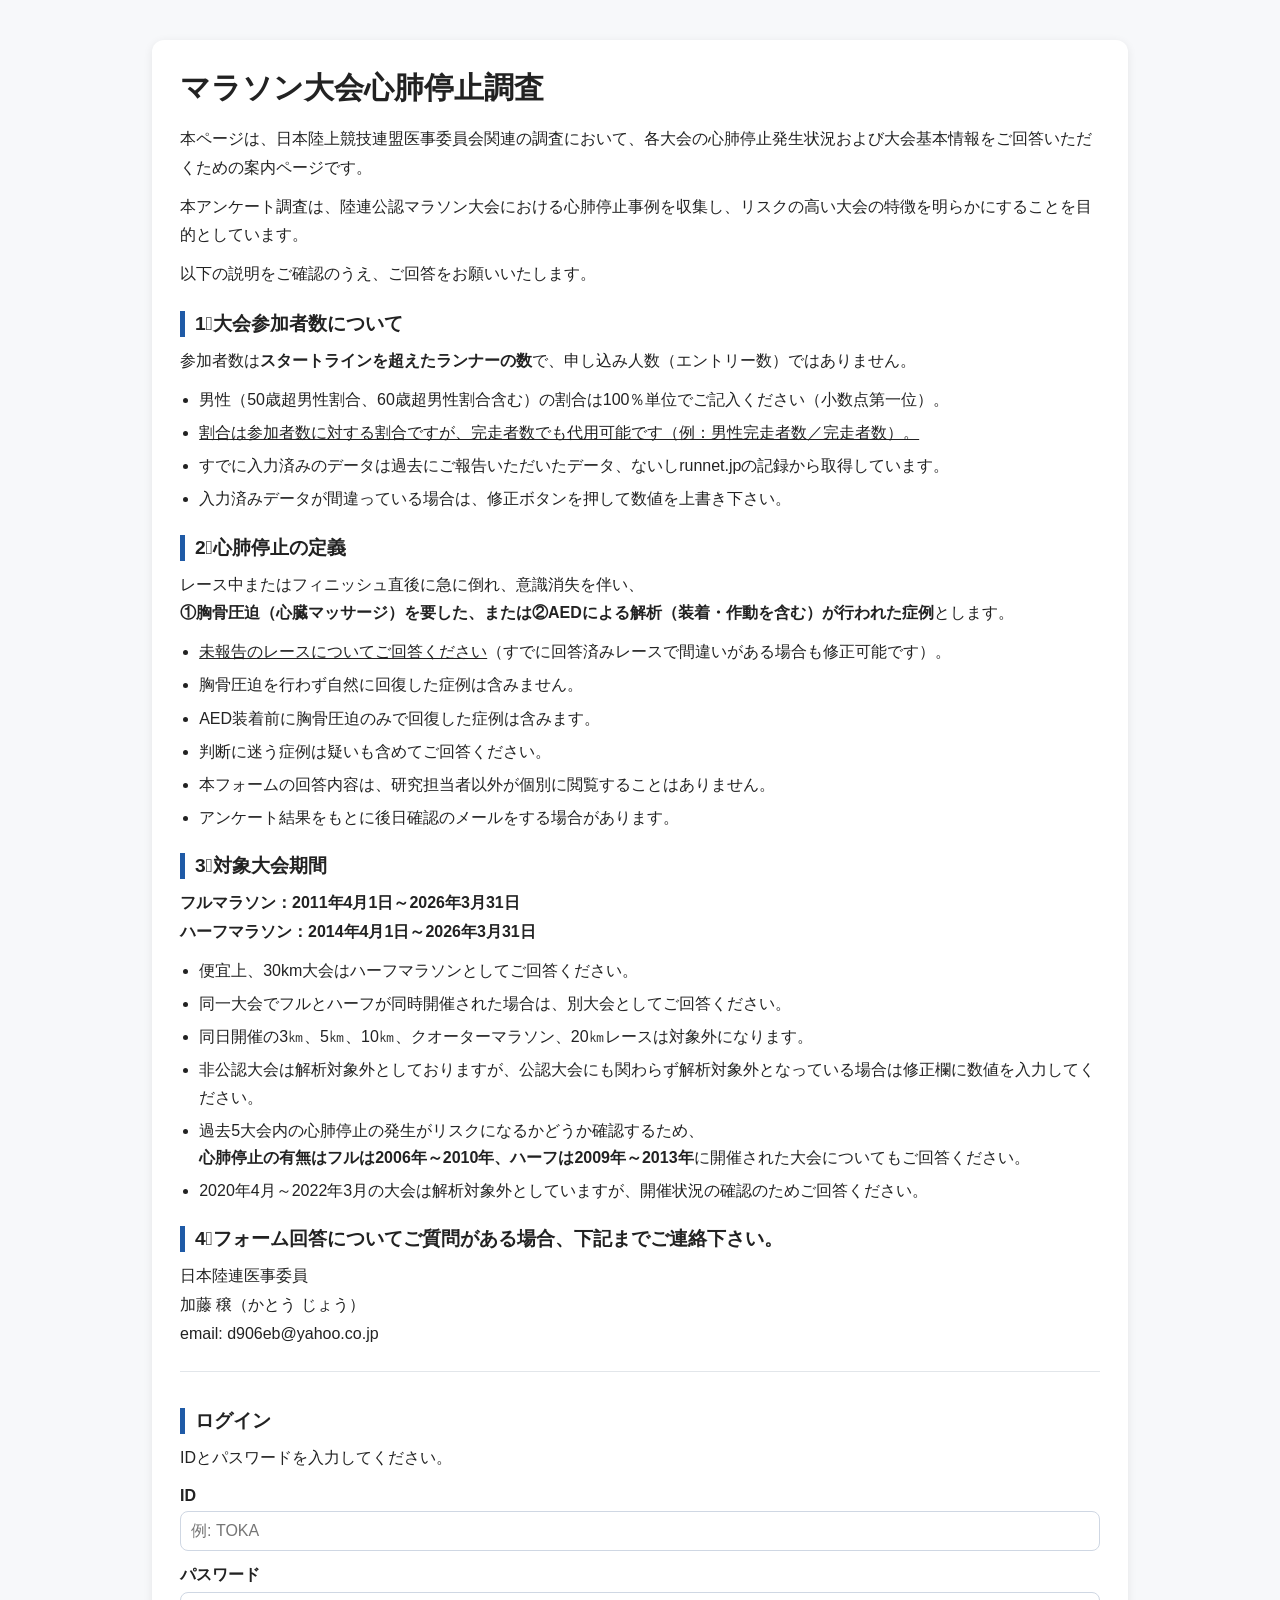
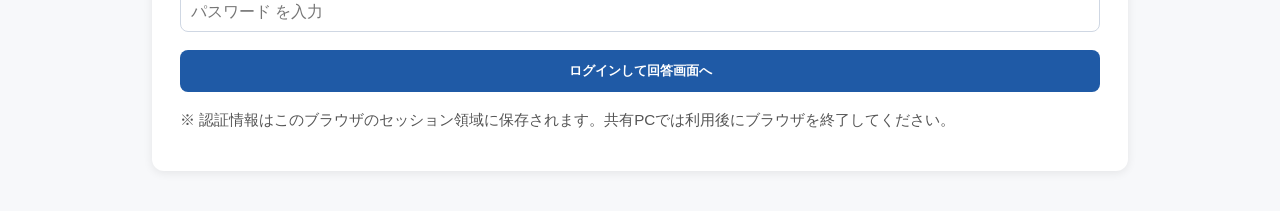
<file: index.html>
<!DOCTYPE html>
<html lang="ja">
<head>
  <meta charset="UTF-8">
  <meta name="viewport" content="width=device-width, initial-scale=1">
  <title>マラソン大会心肺停止調査</title>
  <style>
    body {
      font-family: Arial, "Hiragino Kaku Gothic ProN", "Yu Gothic", sans-serif;
      line-height: 1.7;
      margin: 0;
      background: #f7f8fa;
      color: #222;
    }
    .container {
      max-width: 820px;
      margin: 40px auto;
      background: #fff;
      padding: 32px;
      border-radius: 12px;
      box-shadow: 0 2px 10px rgba(0,0,0,0.08);
    }
    h1 {
      margin-top: 0;
      font-size: 2rem;
    }
    h2 {
      margin-top: 2rem;
      font-size: 1.2rem;
      border-left: 5px solid #1f5aa6;
      padding-left: 10px;
    }
    .buttons {
      margin-top: 24px;
      display: flex;
      flex-wrap: wrap;
      gap: 16px;
    }
    .btn {
      display: inline-block;
      padding: 14px 22px;
      border-radius: 8px;
      text-decoration: none;
      font-weight: bold;
      color: #fff;
      background: #1f5aa6;
    }
    .btn.secondary {
      background: #2d7d46;
    }
    .note {
      margin-top: 24px;
      font-size: 0.95rem;
      color: #555;
    }
    ul {
      padding-left: 1.2em;
    }
  </style>
  <meta charset="UTF-8" />
  <meta name="viewport" content="width=device-width, initial-scale=1.0" />
  <title>マラソン大会調査フォーム</title>
  <link rel="stylesheet" href="style.css" />
</head>
<body>
  <div class="container">
    <h1>マラソン大会心肺停止調査</h1>
  <main class="container">
    <section class="card">
      <h2 id="race-title">大会情報確認と回答</h2>
      <p id="race-subtitle" class="lead"></p>

    <p>
      本ページは、日本陸上競技連盟医事委員会関連の調査において、
      各大会の心肺停止発生状況および大会基本情報をご回答いただくための案内ページです。
    </p>
      <div id="loading" class="hidden">大会情報を読み込み中です…</div>
      <p id="app-error" class="error hidden"></p>

    <h2>回答の流れ</h2>
    <ul>
      <li>まず「大会情報入力シート」にご回答ください。</li>
      <li>次に、「心肺停止発生確認フォーム」の未入力項目をご記入ください。すでに以前の調書でご回答いただいた情報はシートに反映しております。</li>
      <li>不明な項目がある場合は、分かる範囲でご回答ください。後日確認させていただく場合があります。</li>
    </ul>
      <a class="btn secondary" href="https://docs.google.com/spreadsheets/d/1odpbX4hhhHCs2LDNNUtMCnBwJmexDnOCWH2wNno1wRc/edit?gid=1136053637#gid=1136053637" target="_blank" rel="noopener noreferrer">
        大会情報入力シート
      </a>
      <form id="survey-form" class="hidden">
        <section class="subsection">
          <h3>過去ご報告いただいたデータを確認し、<strong>未入力</strong>データについてご入力下さい</h3>
          <div class="table-wrap">
            <table>
              <thead>
                <tr>
                  <th>年</th>
                  <th>開催状況</th>
                  <th>参加者数</th>
                  <th>完走者数</th>
                  <th>男性割合（%）</th>
                  <th>50歳超男性割合（%）</th>
                  <th>60歳超男性割合（%）</th>
                  <th>コメント</th>
                </tr>
              </thead>
              <tbody id="race-tbody"></tbody>
            </table>
          </div>
        </section>

    <div class="buttons">
      <a class="btn" href="https://docs.google.com/forms/d/e/1FAIpQLScC1JpqapVuZKqzz8RGUNJ37VHDKwkx1Bv8M7r-KJExQn-Flw/viewform" target="_blank" rel="noopener noreferrer">
        心肺停止発生確認フォーム
      </a>
        <section class="subsection">
          <h3>過去の心肺停止の正誤について確認し、<strong>未報告</strong>大会の事例についてご回答下さい</h3>
          <div class="table-wrap">
            <table>
              <thead>
                <tr><th>年</th><th>心肺停止事例</th><th>修正</th></tr>
              </thead>
              <tbody id="sca-tbody"></tbody>
            </table>
          </div>
        </section>
    </div>
        <section class="subsection">
          <h3>スクリーニングプログラム導入の是非について</h3>
          <p>
            今後50代超の男性参加者に対して、エントリー時に心停止リスク因子（年齢、性別、BMI、高血圧、糖尿病、脂質異常症、喫煙、心筋梗塞／脳梗塞の既往…等）の確認を必須とするプログラムを導入することは検討可能でしょうか。
          </p>
          <p>
            ※これらの情報は基本的には当該大会内で完結し、匿名（runnet IDで代用するなど）で情報提供可能としたアンケート回答のみを研究目的に使用するという想定です。
          </p>
          <p>
            <label>回答<br>
              <select id="screening-program-interest">
                <option value="">選択してください</option>
                <option value="検討可能">検討可能</option>
                <option value="個人情報管理などで難しい">個人情報管理などで難しい</option>
                <option value="関心がない">関心がない</option>
                <option value="その他">その他</option>
              </select>
            </label>
          </p>
          <p><label>補足（任意）<br><textarea id="screening-program-notes" rows="3" placeholder="その他の場合や補足があればご記入ください"></textarea></label></p>
        </section>
        <section class="subsection">
          <h3>回答後確認のための連絡先</h3>
          <p>アンケート回答後、内容確認が必要な場合に連絡するための情報です。</p>
          <p><label>所属<br><input id="contact-affiliation" type="text" placeholder="例：○○マラソン大会事務局"></label></p>
          <p><label>名前<br><input id="contact-name" type="text" placeholder="例：山田 太郎"></label></p>
          <p><label>連絡先（Eメールアドレス）<br><input id="contact-email" type="email" placeholder="example@example.com"></label></p>
          <p><label>電話番号<br><input id="contact-phone" type="tel" placeholder="例：090-1234-5678"></label></p>
        </section>

    <p class="note">
      ※ フォームおよび入力シートへのアクセス方法は、送付文書の案内に従ってください。<br>
      ※ ご不明な点がある場合は、案内文書記載の連絡先までお問い合わせください。
    </p>
  </div>
        <button type="button" id="review-button" class="btn btn-primary">確認画面へ</button>
      </form>

      <section id="review-section" class="subsection hidden">
        <h3>送信前確認</h3>
        <div id="review-content"></div>
        <div class="button-row">
          <button type="button" id="back-button" class="btn btn-secondary">入力に戻る</button>
          <button type="button" id="submit-button" class="btn btn-primary">送信する</button>
          <p>※送信ボタンを押した後、データ送信に少しお時間がかかります</p>
        </div>
      </section>

      <section id="complete-section" class="subsection hidden">
        <h3>送信完了</h3>
        <p>ご回答ありがとうございました。送信が完了しました。</p>
      </section>
    </section>
  </main>

  <script src="script.js?v=20260526-4"></script>
</body>
</html>
</file>
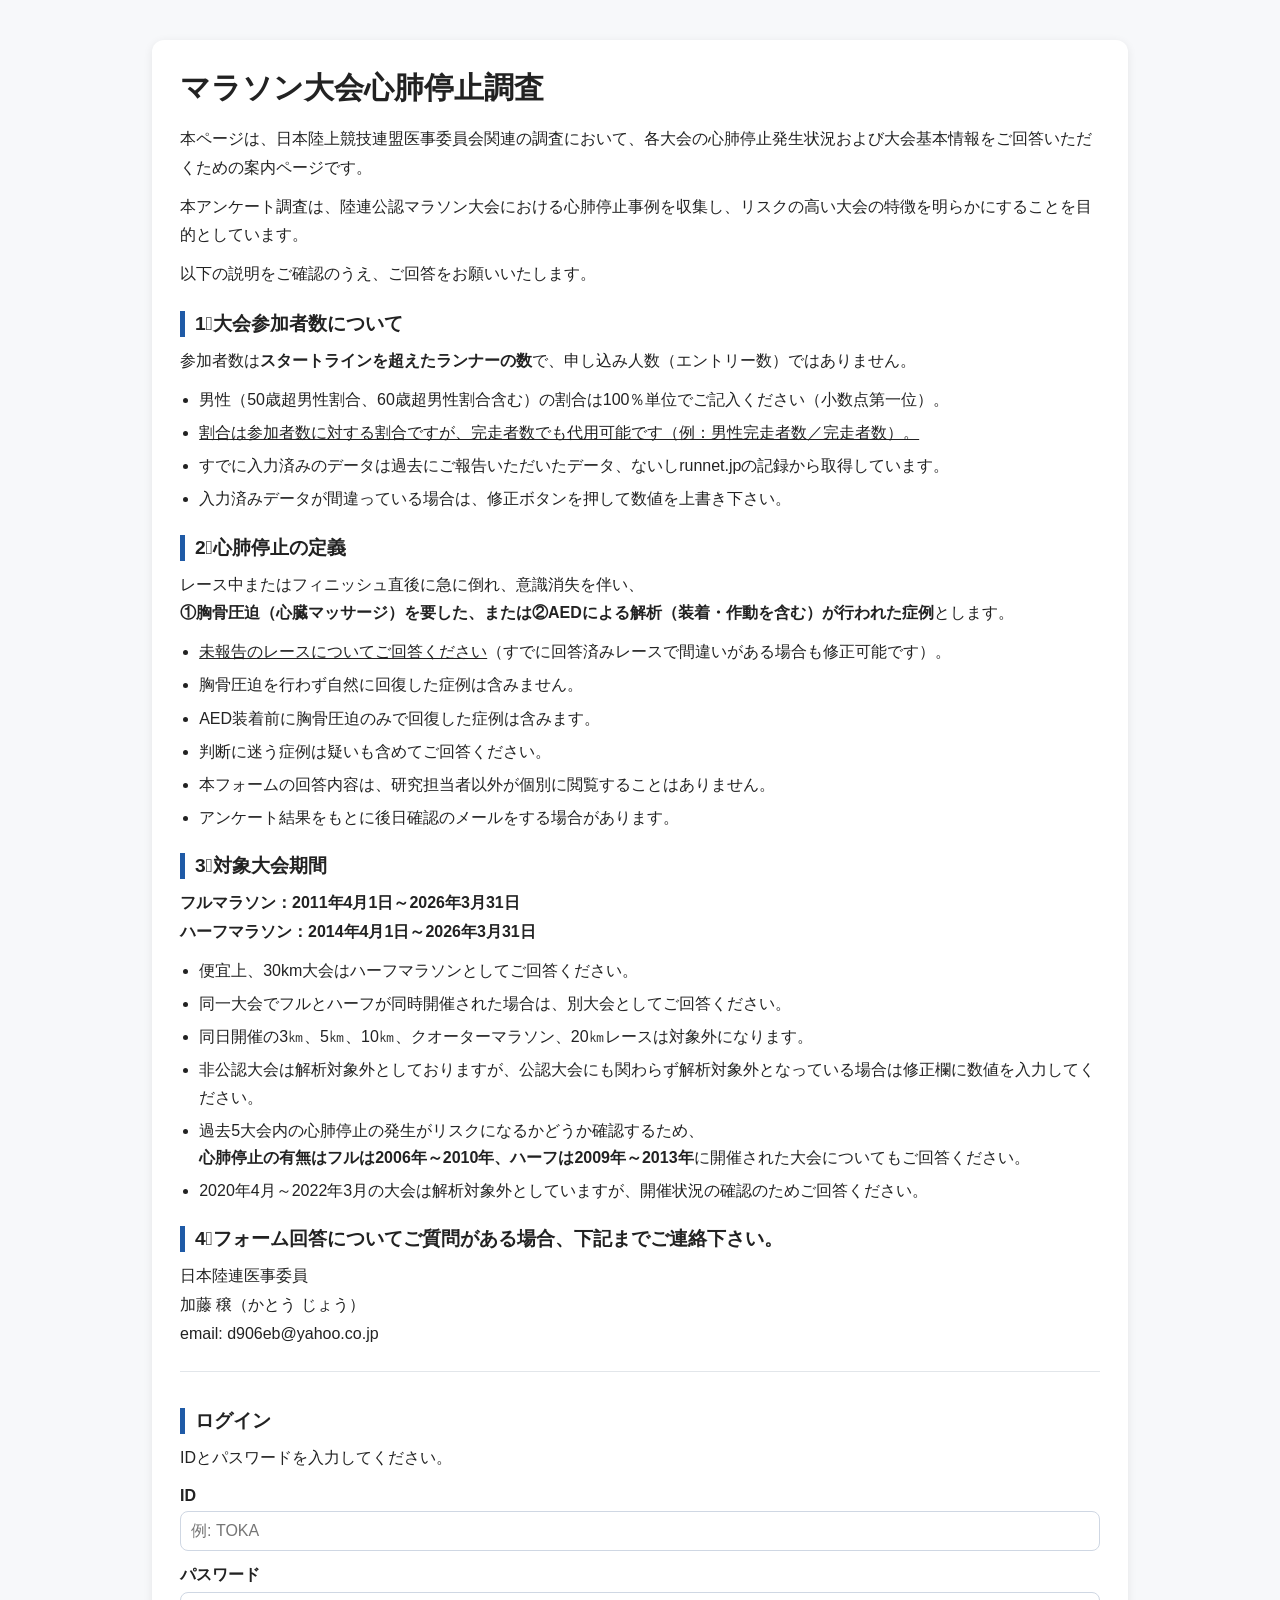
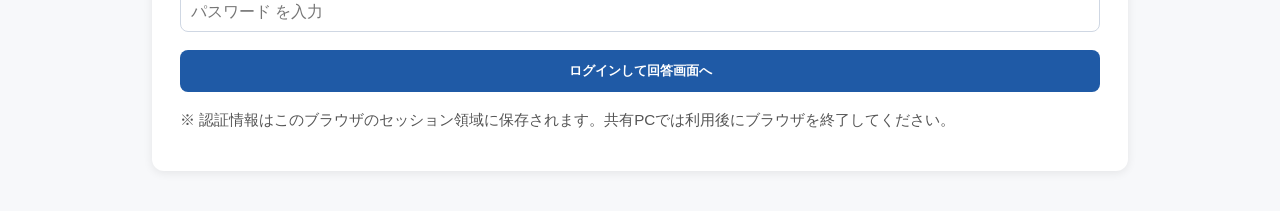
<file: login.html>
<!DOCTYPE html>
<html lang="ja">
<head>
  <meta charset="UTF-8">
  <meta name="viewport" content="width=device-width, initial-scale=1">
  <title>ログイン | マラソン大会心肺停止調査</title>
  <style>
    body { font-family: Arial, "Hiragino Kaku Gothic ProN", "Yu Gothic", sans-serif; margin:0; background:#f7f8fa; color:#222; }
    .wrap { max-width: 920px; margin: 40px auto; background:#fff; border-radius:12px; padding:28px; box-shadow:0 2px 10px rgba(0,0,0,0.08); }
    h1 { margin: 0 0 16px; font-size: 1.9rem; }
    h2 { margin: 22px 0 10px; font-size: 1.2rem; border-left:5px solid #1f5aa6; padding-left:10px; }
    p { margin: 0 0 10px; line-height: 1.8; }
    ul { margin: 8px 0 16px 1.2em; padding: 0; }
    li { margin: 6px 0; line-height: 1.7; }
    label { font-weight: 700; display:block; margin: 14px 0 6px; }
    input { width:100%; box-sizing:border-box; padding:10px; border:1px solid #cfd7e3; border-radius:8px; font-size:16px; }
    button { margin-top:18px; width:100%; padding:12px; border:none; border-radius:8px; color:#fff; background:#1f5aa6; font-weight:700; cursor:pointer; }
    .note { margin-top: 14px; font-size: .95rem; color:#555; }
    .error { color:#c62828; margin-top:12px; display:none; }
    .login-box { margin-top: 22px; padding-top: 14px; border-top: 1px solid #e2e6ea; }
  </style>
</head>
<body>
  <div class="wrap">
    <h1>マラソン大会心肺停止調査</h1>

    <p>本ページは、日本陸上競技連盟医事委員会関連の調査において、各大会の心肺停止発生状況および大会基本情報をご回答いただくための案内ページです。</p>
    <p>本アンケート調査は、陸連公認マラソン大会における心肺停止事例を収集し、リスクの高い大会の特徴を明らかにすることを目的としています。</p>
    <p>以下の説明をご確認のうえ、ご回答をお願いいたします。</p>

    <h2>1⃣大会参加者数について</h2>
    <p>参加者数は<strong>スタートラインを超えたランナーの数</strong>で、申し込み人数（エントリー数）ではありません。</p>
    <ul>
      <li>男性（50歳超男性割合、60歳超男性割合含む）の割合は100％単位でご記入ください（小数点第一位）。</li>
      <li><u>割合は参加者数に対する割合ですが、完走者数でも代用可能です（例：男性完走者数／完走者数）。</u></li>
      <li>すでに入力済みのデータは過去にご報告いただいたデータ、ないしrunnet.jpの記録から取得しています。</li>
      <li>入力済みデータが間違っている場合は、修正ボタンを押して数値を上書き下さい。</li>
    </ul>

    <h2>2⃣心肺停止の定義</h2>
    <p>レース中またはフィニッシュ直後に急に倒れ、意識消失を伴い、<br><strong>①胸骨圧迫（心臓マッサージ）を要した、または②AEDによる解析（装着・作動を含む）が行われた症例</strong>とします。</p>
    <ul>
      <li><u>未報告のレースについてご回答ください</u>（すでに回答済みレースで間違いがある場合も修正可能です）。</li>
      <li>胸骨圧迫を行わず自然に回復した症例は含みません。</li>
      <li>AED装着前に胸骨圧迫のみで回復した症例は含みます。</li>
      <li>判断に迷う症例は疑いも含めてご回答ください。</li>
      <li>本フォームの回答内容は、研究担当者以外が個別に閲覧することはありません。</li>
      <li>アンケート結果をもとに後日確認のメールをする場合があります。</li>
    </ul>

    <h2>3⃣対象大会期間</h2>
    <p><strong>フルマラソン：2011年4月1日～2026年3月31日</strong><br><strong>ハーフマラソン：2014年4月1日～2026年3月31日</strong></p>
    <ul>
      <li>便宜上、30km大会はハーフマラソンとしてご回答ください。</li>
      <li>同一大会でフルとハーフが同時開催された場合は、別大会としてご回答ください。</li>
      <li>同日開催の3㎞、5㎞、10㎞、クオーターマラソン、20㎞レースは対象外になります。</li>
      <li>非公認大会は解析対象外としておりますが、公認大会にも関わらず解析対象外となっている場合は修正欄に数値を入力してください。</li>
      <li>過去5大会内の心肺停止の発生がリスクになるかどうか確認するため、<br><strong>心肺停止の有無はフルは2006年～2010年、ハーフは2009年～2013年</strong>に開催された大会についてもご回答ください。</li>
      <li>2020年4月～2022年3月の大会は解析対象外としていますが、開催状況の確認のためご回答ください。</li>
    </ul>

    <h2>4⃣フォーム回答についてご質問がある場合、下記までご連絡下さい。</h2>
    <p>日本陸連医事委員<br>加藤 穣（かとう じょう）<br>email: d906eb@yahoo.co.jp</p>

    <div class="login-box">
      <h2>ログイン</h2>
      <p>IDとパスワードを入力してください。</p>

      <label for="race-id">ID</label>
      <input id="race-id" type="text" autocomplete="username" placeholder="例: TOKA">

      <label for="token">パスワード</label>
      <input id="token" type="password" autocomplete="current-password" placeholder="パスワード を入力">

      <button id="login-btn" type="button">ログインして回答画面へ</button>
      <p id="login-error" class="error"></p>
      <p class="note">※ 認証情報はこのブラウザのセッション領域に保存されます。共有PCでは利用後にブラウザを終了してください。</p>
    </div>
  </div>

  <script src="login.js"></script>
</body>
</html>
</file>
<file: style.css>
:root{--bg:#fff;--card:#fff;--text:#1b1f24;--muted:#5a6470;--primary:#155fb8;--border:#dfe3e8;--danger:#c62828}
*{box-sizing:border-box}body{margin:0;font-family:-apple-system,BlinkMacSystemFont,"Segoe UI",Roboto,"Hiragino Kaku Gothic ProN","Yu Gothic",sans-serif;background:var(--bg);color:var(--text)}
.container{max-width:1040px;margin:0 auto;padding:10px}.card{background:var(--card);border:1px solid var(--border);border-radius:10px;padding:12px}
h2,h3{margin:0 0 8px}.lead{color:var(--muted);line-height:1.5}.subsection{border-top:1px solid var(--border);padding-top:10px;margin-top:10px}
.table-wrap{overflow-x:auto}table{width:100%;border-collapse:collapse;font-size:14px}th,td{border:1px solid var(--border);padding:8px;vertical-align:top}th{background:#f7f9fb;text-align:left;font-weight:700}
input,select,textarea{width:100%;padding:8px;border:1px solid var(--border);border-radius:7px;font-size:14px}textarea{resize:vertical}
.btn{border:none;border-radius:8px;padding:9px 12px;font-size:14px;font-weight:700;cursor:pointer}.btn-primary{background:var(--primary);color:#fff}.btn-secondary{background:#eceff3;color:#222}.btn-secondary.active{background:#d4deea}
.seg{display:inline-flex;gap:4px;white-space:nowrap}.seg .btn{padding:7px 10px;font-size:13px}
.detail{margin-top:6px;padding:8px;border:1px dashed var(--border);border-radius:8px;background:#fcfdff}.hidden{display:none!important}.error{color:var(--danger);margin-top:8px}.button-row{display:flex;gap:8px}
@media(max-width:767px){th,td{font-size:13px;padding:6px}.button-row{flex-direction:column}}
.notice{border:1px solid var(--border);background:#fbfcfe;border-radius:8px;padding:10px;margin:8px 0}.notice ul{margin:6px 0 0 18px;padding:0}.notice li{margin:6px 0;line-height:1.5}
.cell-edit{display:grid;grid-template-columns:1fr auto;gap:6px;align-items:center}.cell-btn{padding:5px 8px;font-size:12px;white-space:nowrap}
.held-row td{background:#fff3b0 !important;font-weight:700 !important}
.missing-val{color:#c62828 !important;font-weight:700 !important}
.case-box{border:1px solid var(--border);padding:8px;border-radius:8px;margin:8px 0;background:#fff}
.yes-btn.active{background:#c62828 !important;color:#fff !important}
.prefill-badge{display:inline-block;padding:4px 8px;border-radius:999px;background:#eef2f6;font-weight:700;font-size:13px}
.seg .btn{min-width:60px}
.badge-red{background:#f9d7d9;color:#8b1d22}
.badge-blue{background:#d8e9ff;color:#134a9e}
.badge-green{background:#dff3df;color:#1f6f2e}

/* 外部導線ボタンがある版でも、青/緑ボタンを左寄せで横並び固定 */
.buttons{display:flex;justify-content:flex-start;align-items:flex-start;gap:16px;flex-wrap:wrap}
.buttons .btn{width:auto;flex:0 0 auto}
</file>
